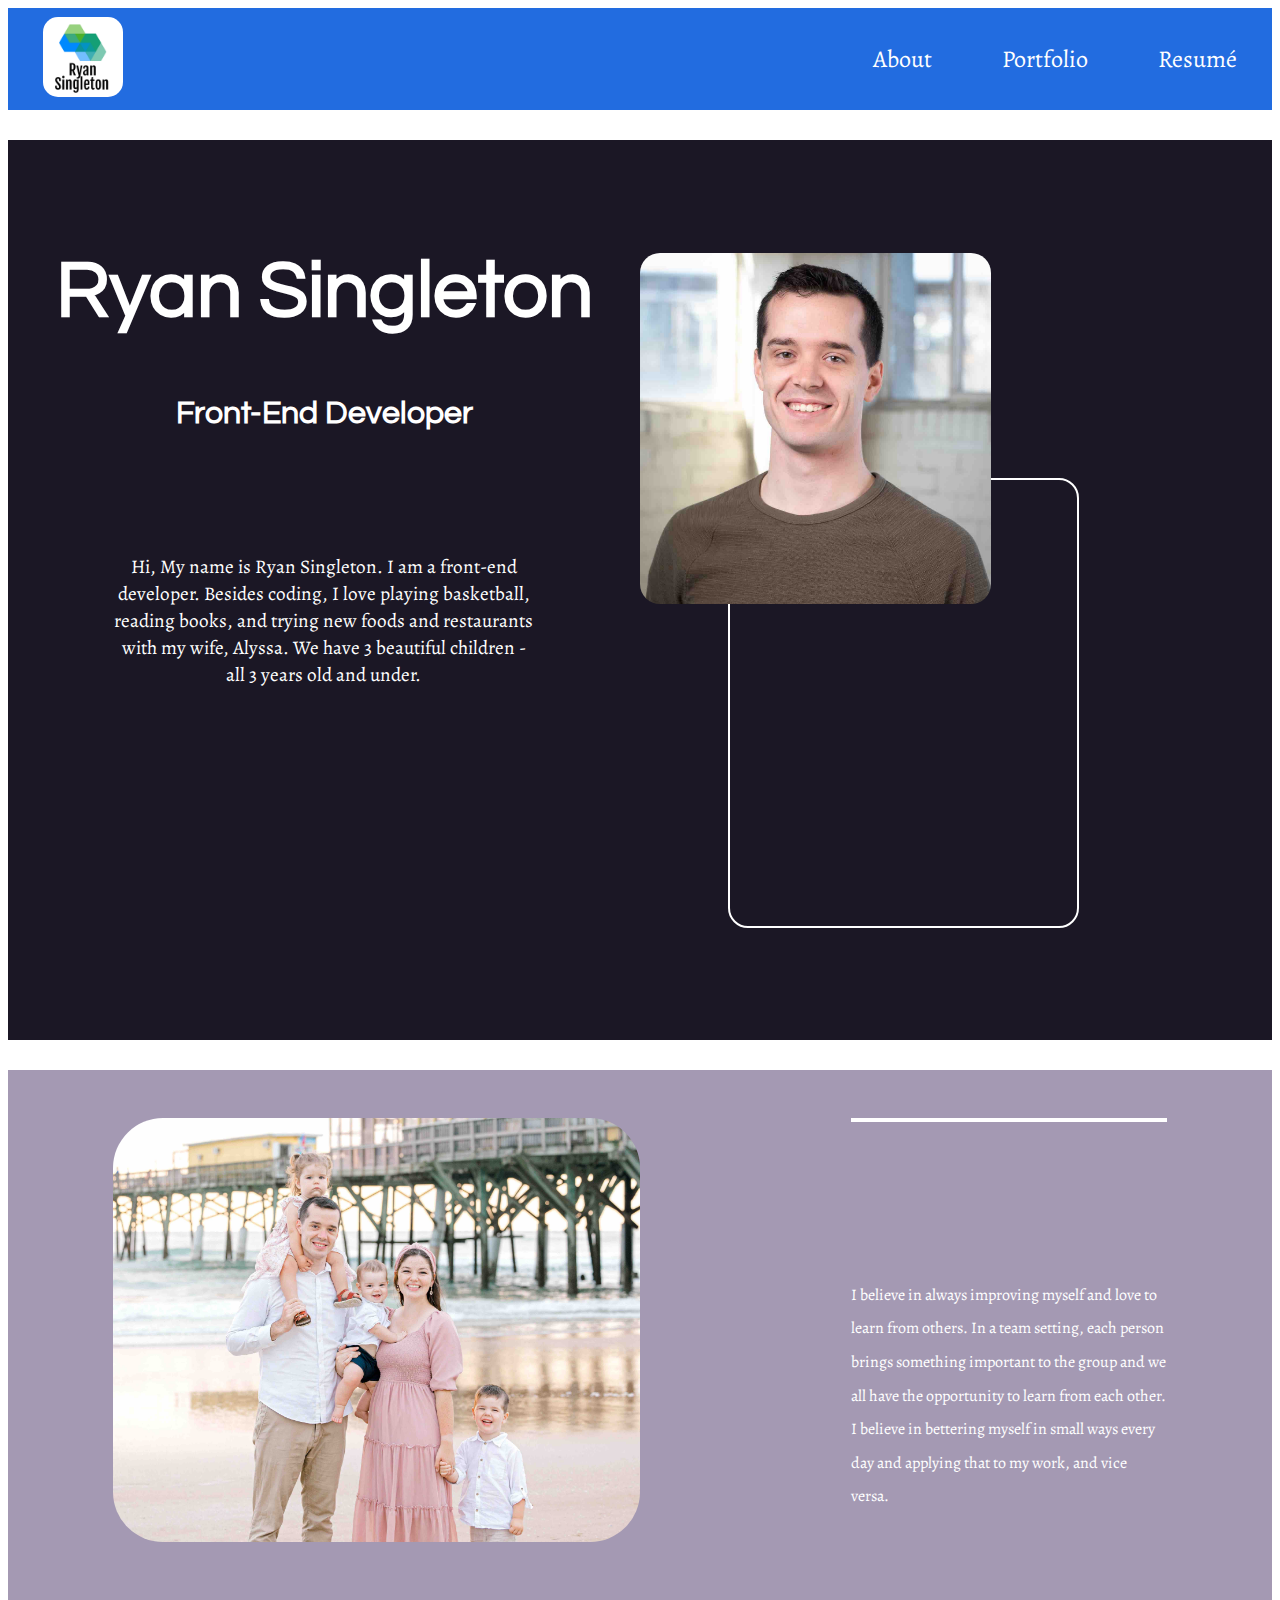
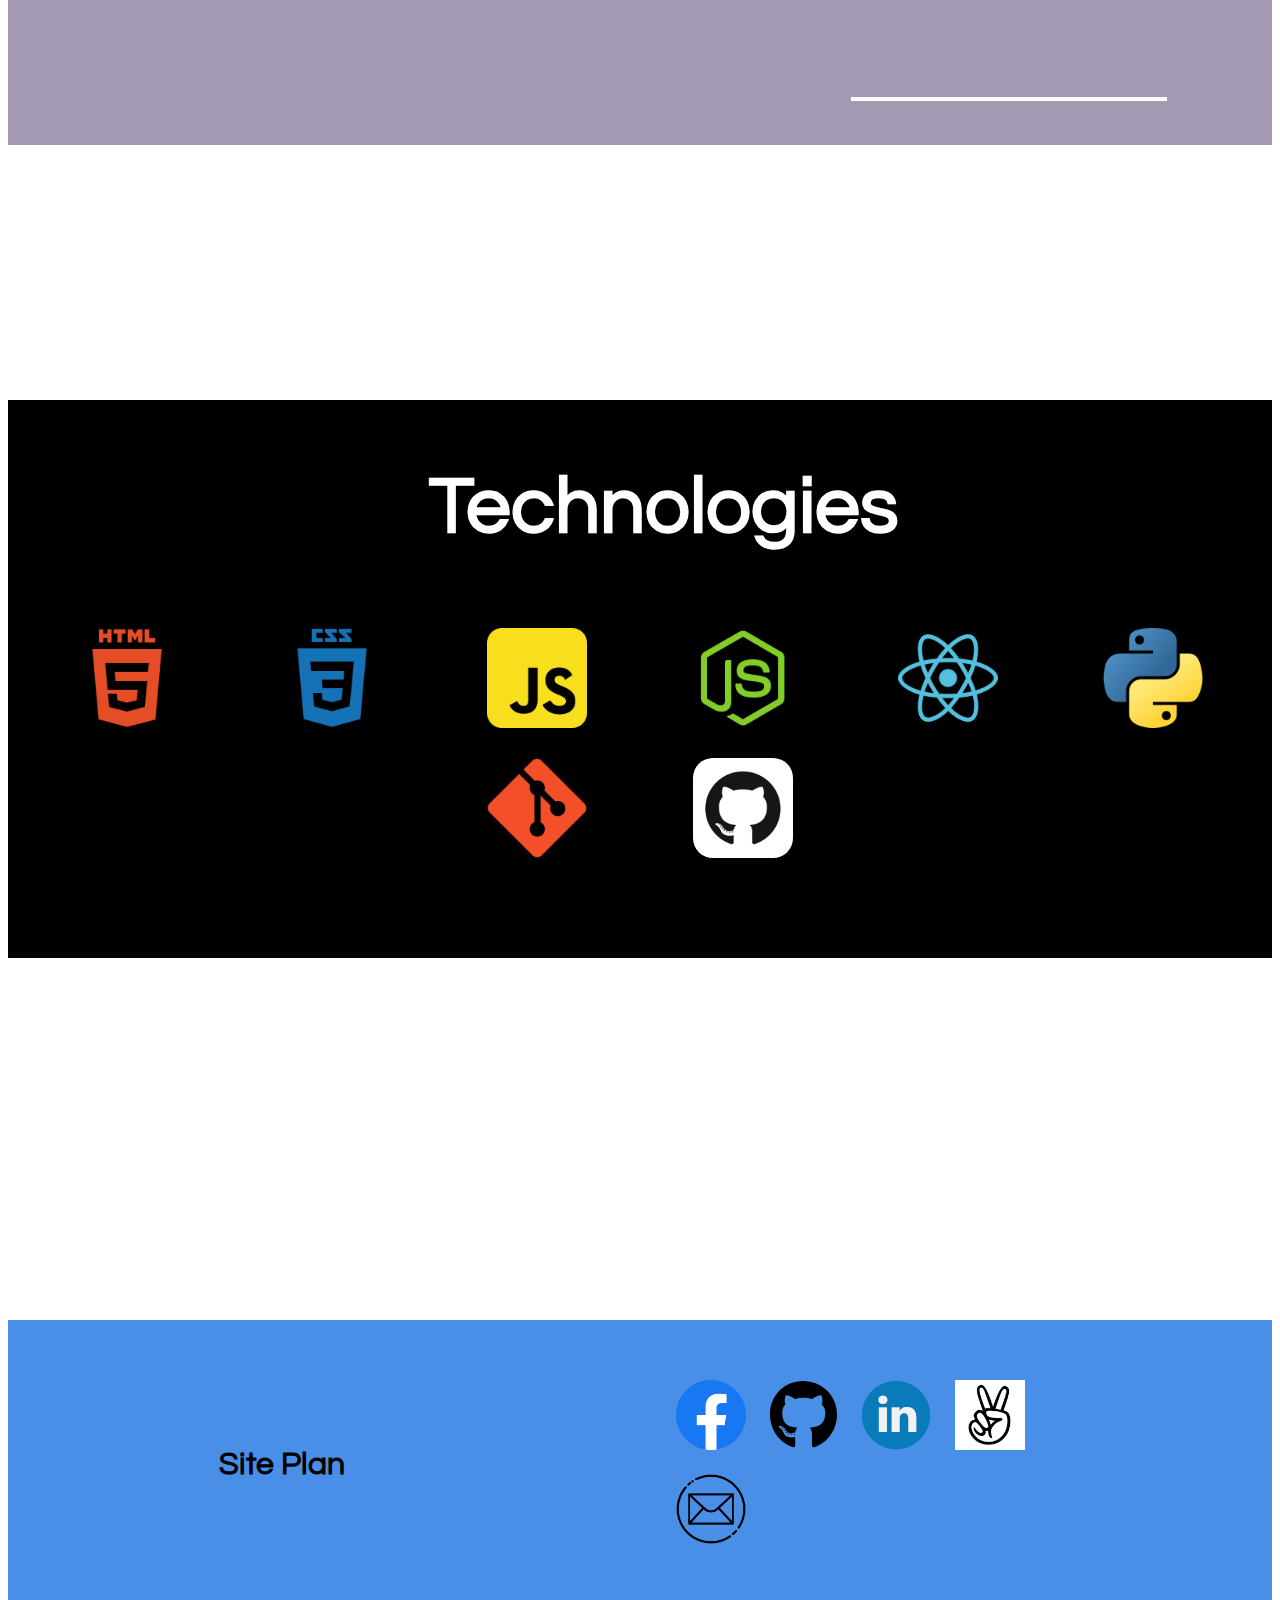
<file: ryan_singleton_portfolio/index.html>
<!DOCTYPE html>
<html lang="en">
<head>
    <meta charset="UTF-8">
    <meta http-equiv="X-UA-Compatible" content="IE=edge">
    <meta name="viewport" content="width=device-width, initial-scale=1.0">
    <link rel="stylesheet" href="styles/style.css">
    <link rel="preconnect" href="https://fonts.googleapis.com">
    <link rel="preconnect" href="https://fonts.gstatic.com" crossorigin>
    <link href="https://fonts.googleapis.com/css2?family=Alegreya&family=Questrial&display=swap" rel="stylesheet">
    <title>Ryan Singleton</title>
</head>
<body>
    <header>
        <a id="logo_link" href="index.html">
            <img class="logo" src="images/logo.png" alt="Dry Oar Logo">
        </a>
        <nav>
            <a href="index.html">About</a>
            <a href="portfolio.html">Portfolio</a>
            <a href="resume.html">Resumé</a>
        </nav>
    </header>

    <main class="main-section">
        <section class="content-block first-section" >
            <h1>Ryan Singleton</h1>
            <h3>Front-End Developer</h3>
                <p>
                    Hi,  My name is Ryan Singleton. I am a front-end developer. Besides coding, I love playing basketball, reading books, and trying new foods and restaurants with my wife, Alyssa. We have 3 beautiful children - all 3 years old and under. <br>
                    

                </p>
                
                <div class="portrait-and-box-container">
                    <div id="portrait-container">
                    <img id="portrait" src="images/Ryan_Headshot_real_square.png" alt="Ryan Singleton Portrait">
                </div>
                    <div class="empty-box">
                </div>
            </div>
        </section>


        <section class="content-block second-section">
            <div id="family-photo-img-container">
            <img src="images/landscape-family-photo.jpg" alt="Singleton Family Photo on the beach">
            </div>
            <div id="top-line"></div>
            <div id="text-box">
                <p>
            
                    I believe in always improving myself and love to learn from others.  In a team setting, each person brings something important to the group and we all have the opportunity to learn from each other. I believe in bettering myself in small ways every day and applying that to my work, and vice versa.

                </p>
            </div>
            <div id="bottom-line"></div>
        </section>


        <section class="content-block technologies-section">
            <h2 id="technologies">Technologies</h2>
            <div id="icon-container">
                <img src="images/html5.png" alt="HTML5 icon">
                <img src="images/css3(1).png" alt="CSS3 icon">
                <img src="images/javascript(2).png" alt="JavaScript icon">
                <img src="images/node-js.png" alt="NodeJS icon">
                <img src="images/react.png" alt="React icon">
                <img src="images/python.png" alt="Python icon">
                <img src="images/git.png" alt="Git icon">
                <img src="images/GitHub-Mark.png" id="github" alt="GitHub icon">
            </div>
                
        </section>


    </main>
    <footer>
        <h3><a href="site-plan.html">Site Plan</a></h3>
        <div class="social">
            <a href="https://www.facebook.com/ryan.singleton.771/" target="_blank">
                <img src="images/social_icons/facebook-logo-2019.png" alt="fb icon">
            </a>
            <a href="https://github.com/ryansingleton-3" target="_blank">
                <img src="images/github-brands.svg" alt="github icon">
            </a>
            <a href="https://www.linkedin.com/in/ryansingleton3/" target="_blank">
                <img src="images/social_icons/linkedin.png" alt="linkedin icon">
            </a>
            <a href="https://angel.co/u/ryan-singleton-2" target="_blank" >
                <img id="angel-img" src="images/social_icons/angel.co_icon.webp" alt="angel.co icon">
            </a>
            <a href="mailto:ryanbsingleton3@gmail.com" target="_blank">
                <img src="images/social_icons/email.png" alt="email icon">
                </a>
        </div>
    </footer>
    <script src="/ryan_singleton_portfolio/script.js"></script>
</body>
</html>
</file>
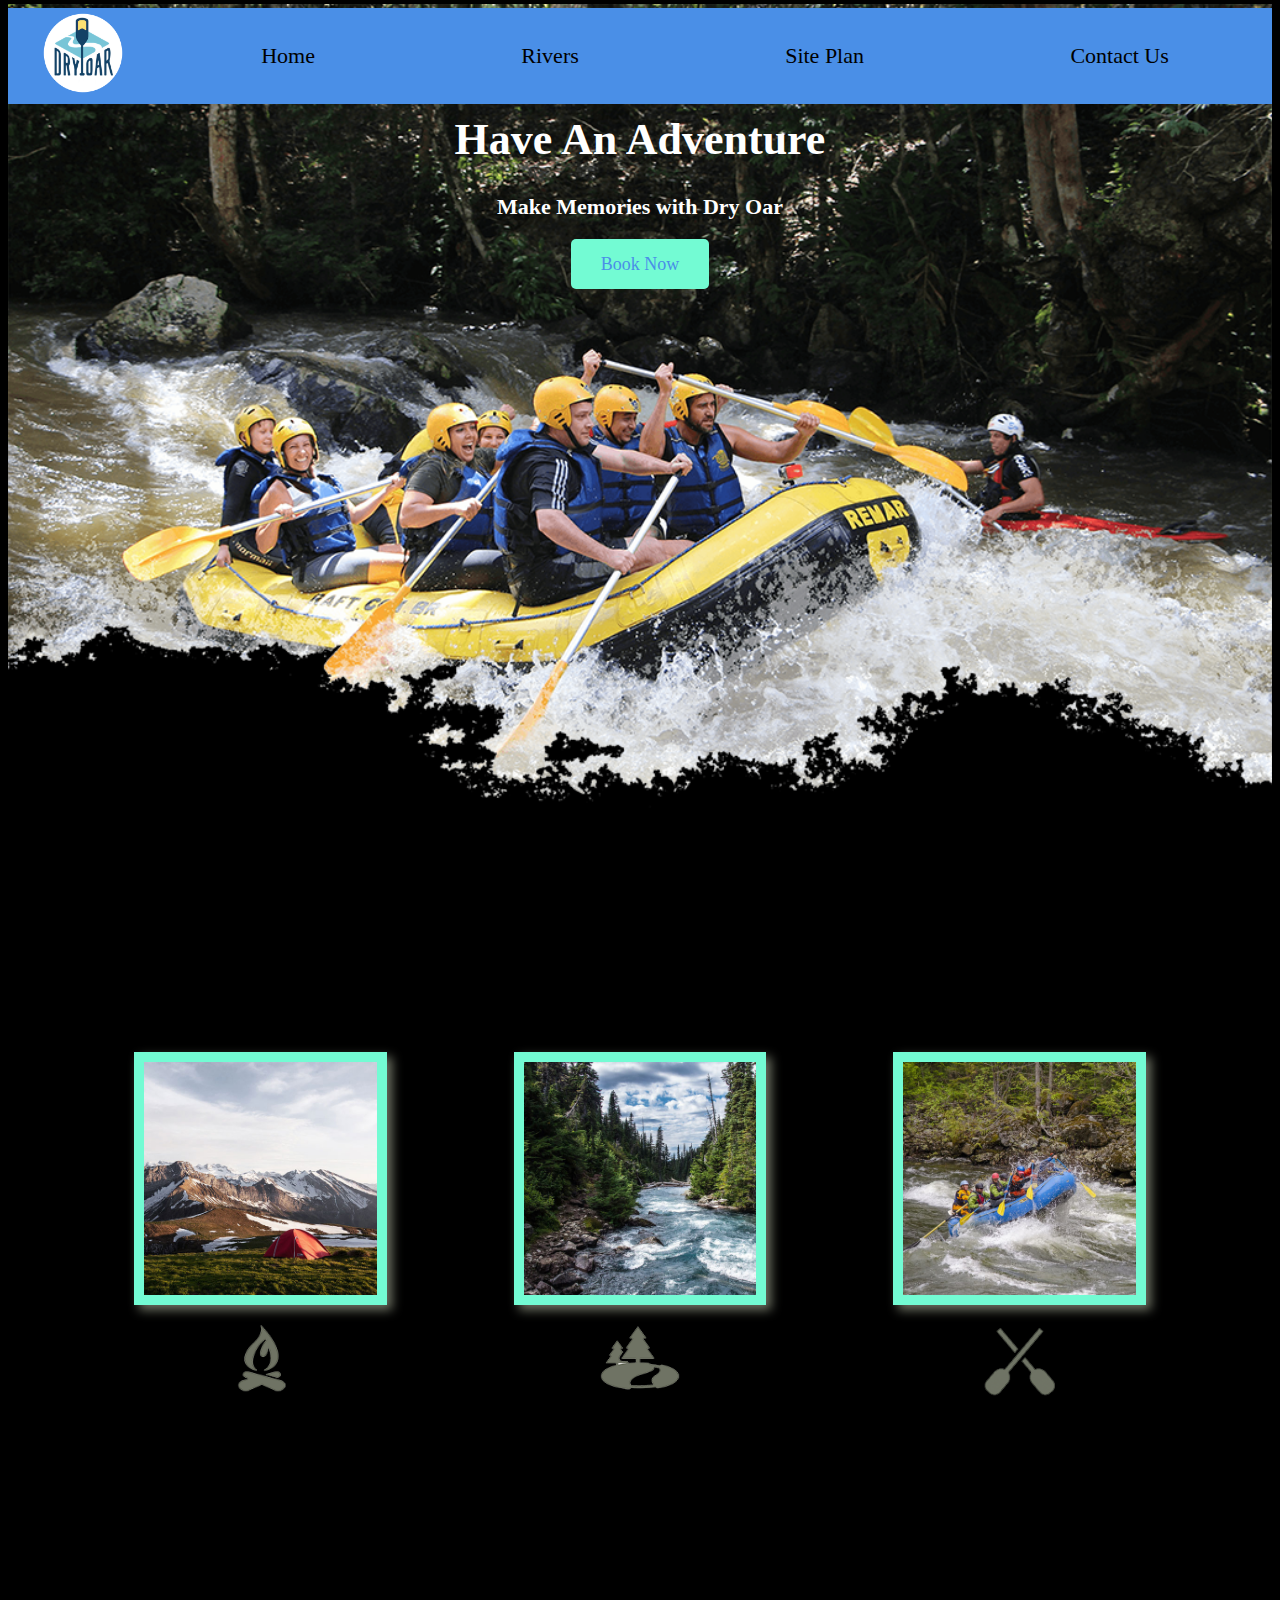
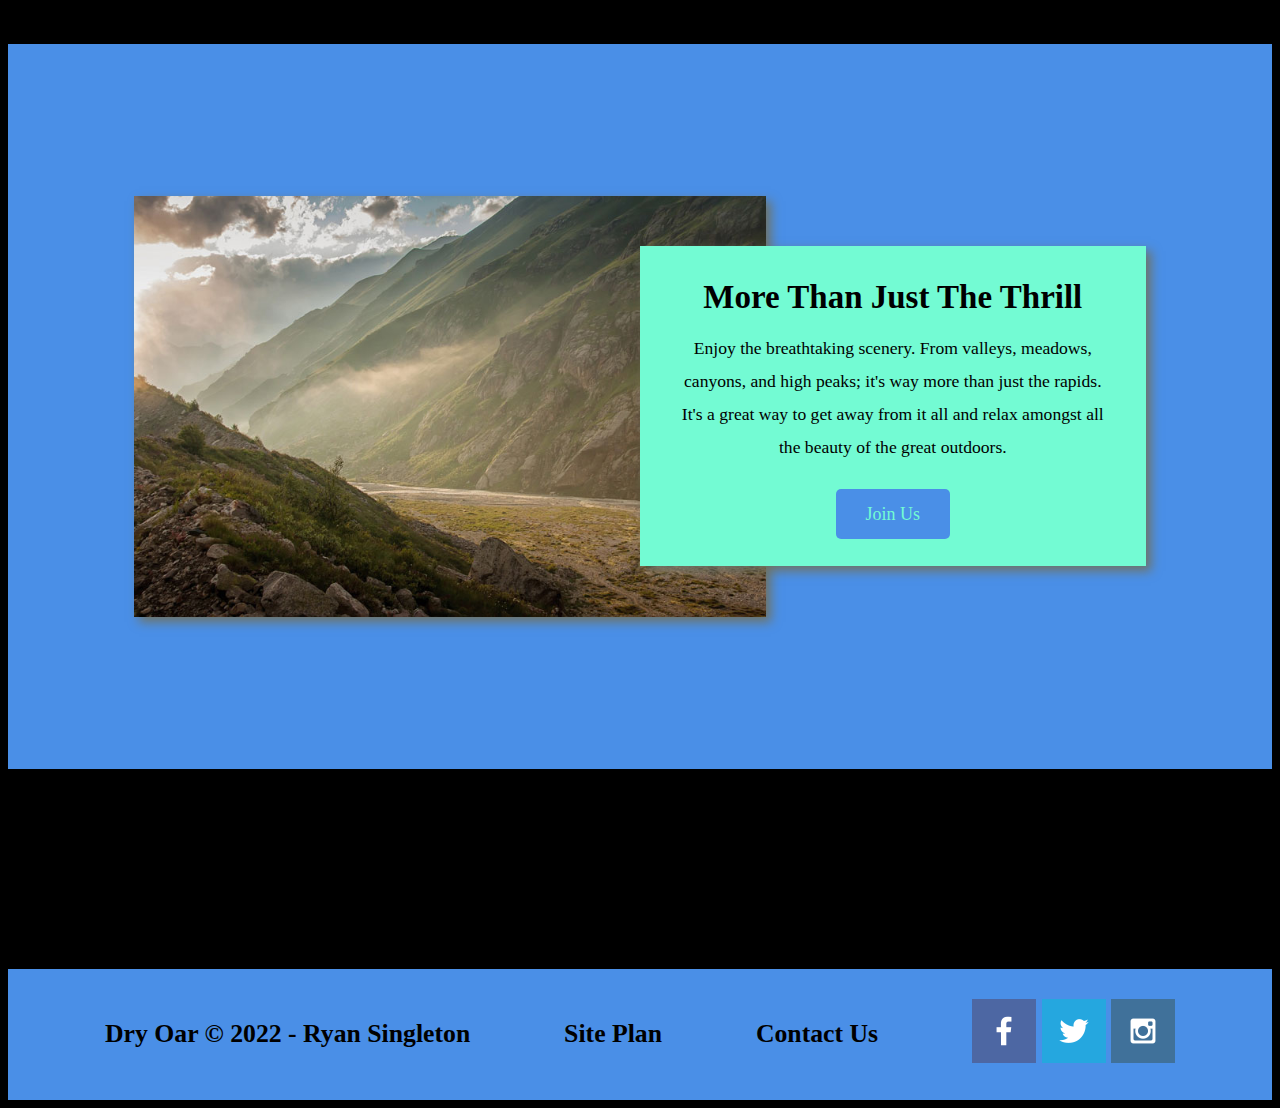
<file: wwr/index.html>
<!DOCTYPE html>
<html lang="en">
<head>
    <meta charset="UTF-8">
    <meta http-equiv="X-UA-Compatible" content="IE=edge">
    <meta name="viewport" content="width=device-width, initial-scale=1.0">
    <link rel="stylesheet" href="styles/style.css">
    <title>Whitewater Rafting Vacations | Dry Oar Boating | Home</title>
</head>
<body>
    <div id="content">
        <header>
            <a id="logo_link" href="index.html">
                <img class="logo" src="images/logo.png" alt="Dry Oar Logo">
            </a>
            <nav>
                <a href="index.html">Home</a>
                <a href="rivers.html">Rivers</a>
                <a href="site-plan-rafting.html">Site Plan</a>
                <a href="contactus.html">Contact Us</a>
            </nav>
        </header>

        <div id="hero">
            <div id="hero-box">
                <img id="hero-img" src="images/hero.png" alt="People enjoying white water rafting">
            </div>
            <section id="hero-msg">
                <h1 class="home-title">Have An Adventure</h1>
                <h4>Make Memories with Dry Oar</h4>
                <div class="button-box">
                    <a class="book" href="rates.html">Book Now</a>
                </div>
            </section>
        </div>

        <main class="home-grid">
            <section class="rivers-card">
                <img class="card-img" src="images/rivers.png" alt="river in forest">
                <img class="icon" src="images/river_icon.png" alt="river icon">
                <h2>Rivers</h2>
            </section>
            <section class="camping-card">
                <img class="card-img" src="images/camping.png" alt="tent in mountains">
                <img class="icon" src="images/fire_icon.png" alt="fire icon">
                <h2>Camping</h2>
            </section>
            <section class="rapids-card">
                <img class="card-img" src="images/rapids.png" alt="rafting boat">
                <img class="icon" src="images/oars.png" alt="oars icon">
                <h2>Rapids</h2>
            </section>
            <div id="background"></div>
            <img class="mountains" src="images/mountains.png" alt="Misty mountains">
            <section class="msg">
                <h2>More Than Just The Thrill</h2>
                <p>Enjoy the breathtaking scenery. From valleys, meadows, canyons, and high peaks; it's way more than just the rapids. It's a great way to get away from it all and relax amongst all the beauty of the great outdoors. </p>
                <a class='join' href="rivers.html">Join Us</a>
            </section>
        </main>
        <footer>
            <h3>Dry Oar &copy; 2022 - Ryan Singleton</h3>
            <h3><a href="site-plan-rafting.html">Site Plan</a></h3>
            <h3><a href="contactus.html">Contact Us</a></h3>
            <div class="social">
                <a href="https://facebook.com" target="_blank">
                    <img src="images/facebook.png" alt="fb icon">
                </a>
                <a href="https://twitter.com" target="_blank">
                    <img src="images/twitter.png" alt="twitter icon">
                </a>
                <a href="https://instagram.com" target="_blank">
                    <img src="images/instagram.png" alt="instagram icon">
                </a>
            </div>
        </footer>
    </div>  
</body>
</html>
</file>
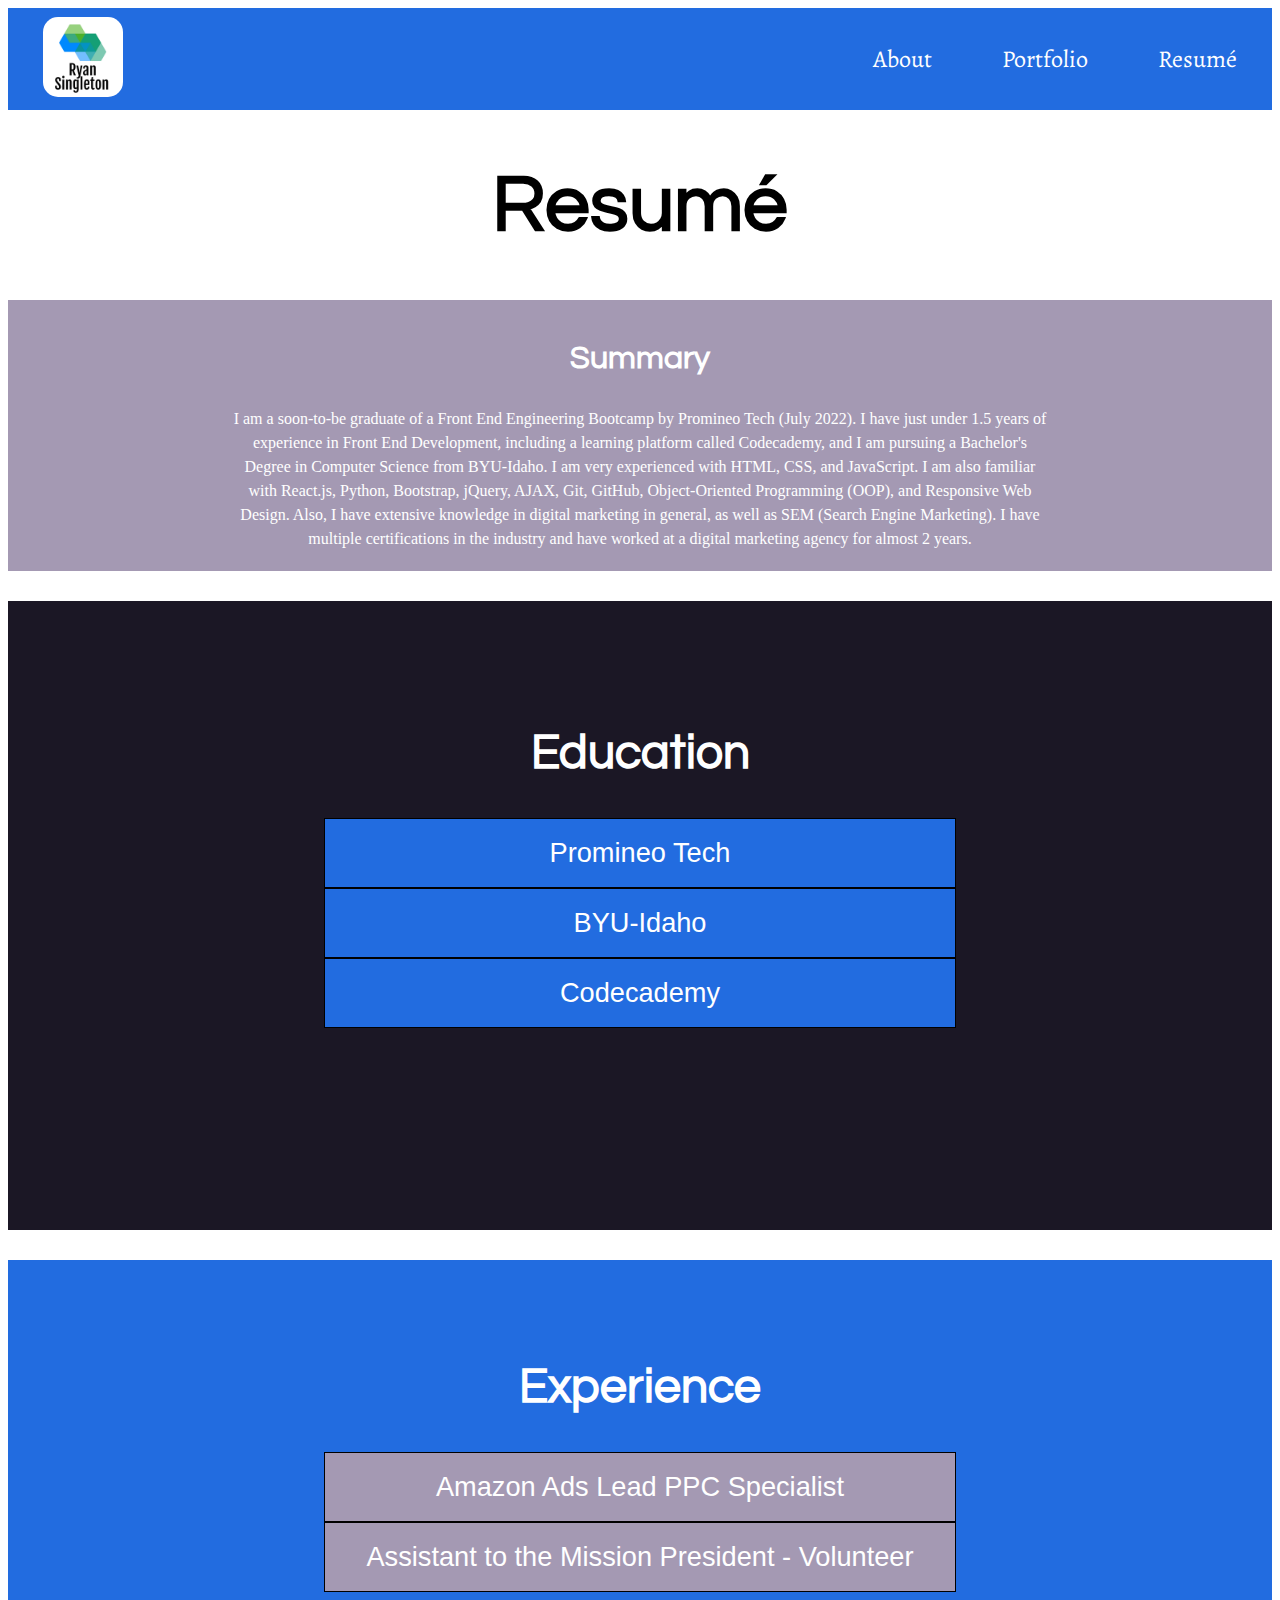
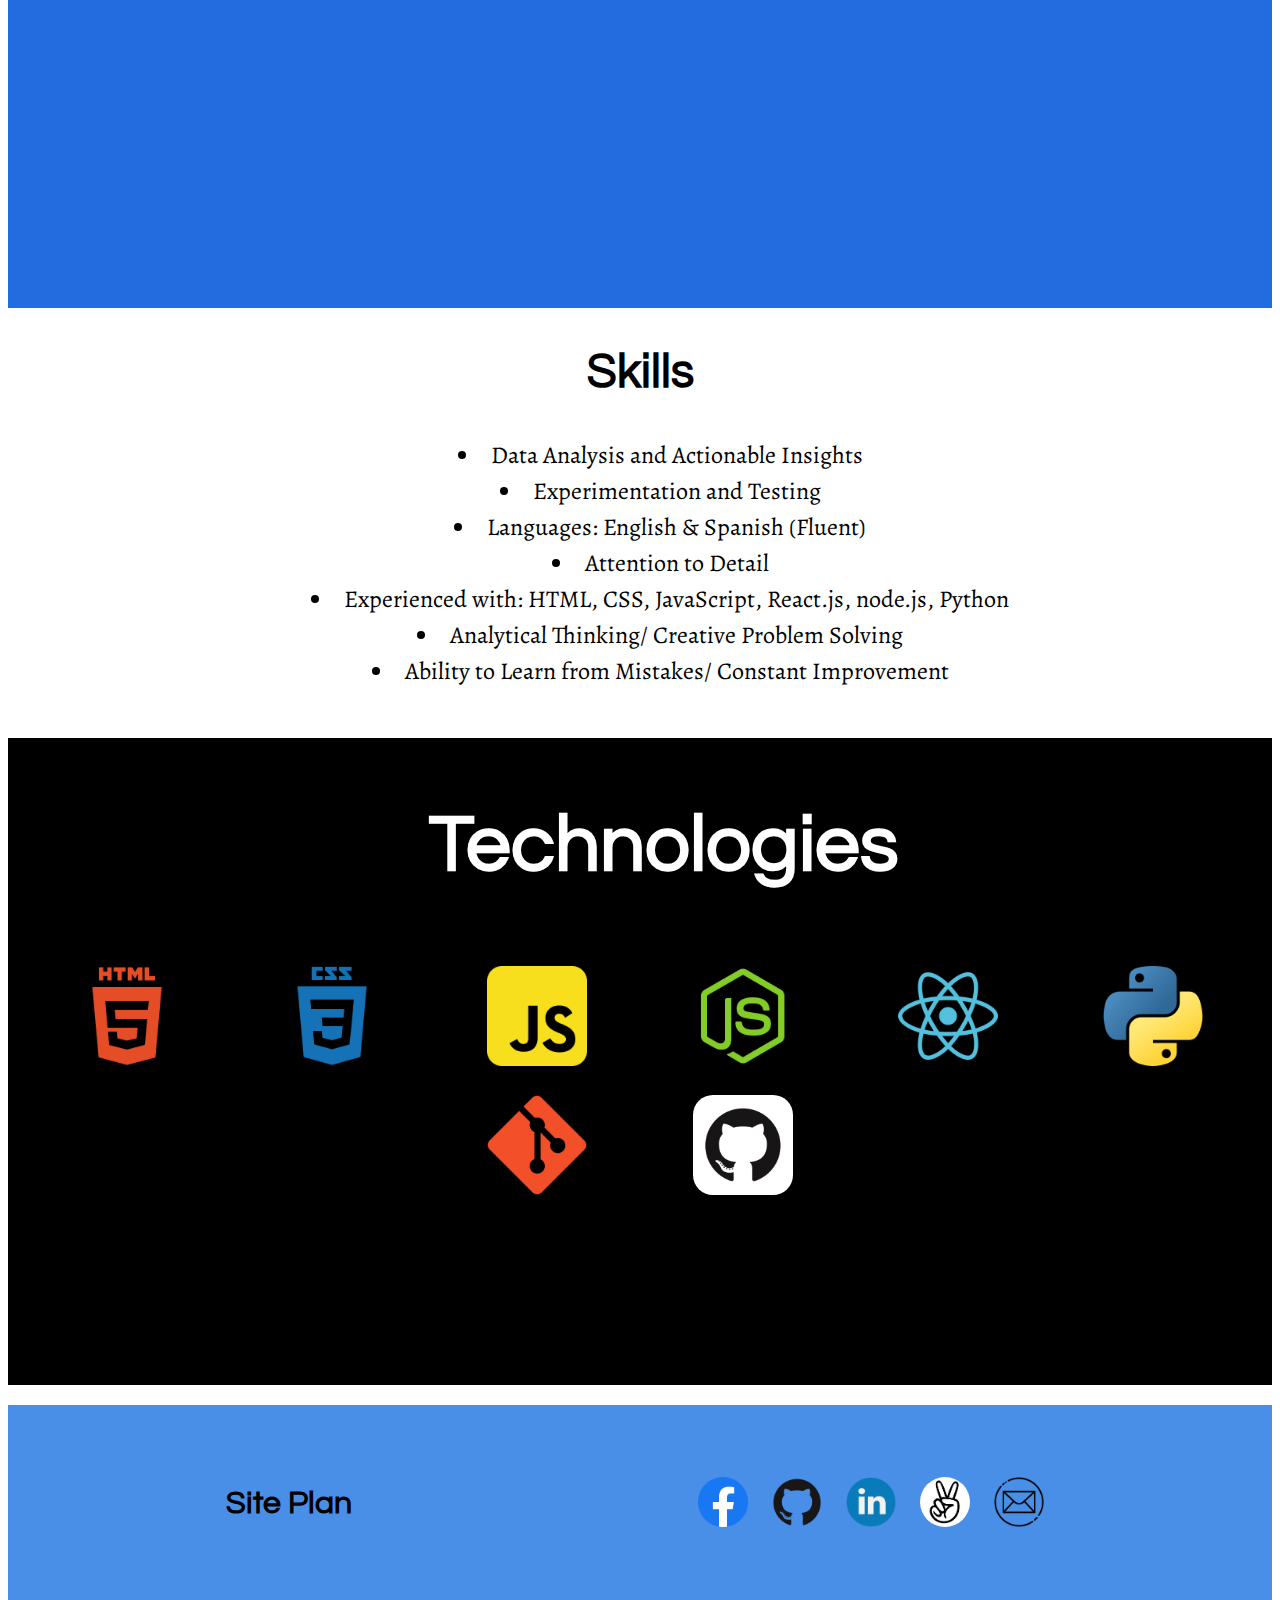
<file: ryan_singleton_portfolio/resume.html>
<!DOCTYPE html>
<html lang="en">
<head>
    <meta charset="UTF-8">
    <meta http-equiv="X-UA-Compatible" content="IE=edge">
    <meta name="viewport" content="width=device-width, initial-scale=1.0">
    <link rel="stylesheet" href="styles/style.css">
    <link rel="preconnect" href="https://fonts.googleapis.com">
    <link rel="preconnect" href="https://fonts.gstatic.com" crossorigin>
    <link href="https://fonts.googleapis.com/css2?family=Alegreya&family=Questrial&display=swap" rel="stylesheet">
    <title>Ryan Singleton - Resumé</title>
</head>
<body>
    <header>
        <a id="logo_link" href="index.html">
            <img class="logo" src="images/logo.png" alt="Dry Oar Logo">
        </a>
        <nav>
            <a href="index.html">About</a>
            <a href="portfolio.html">Portfolio</a>
            <a href="resume.html">Resumé</a>
        </nav>
    </header>


    <main id="resume">
        <h1>Resumé</h1>
        <div id="summary">
        <h3>Summary</h3>
        <div id="summary-p">
    I am a soon-to-be graduate of a Front End Engineering Bootcamp by Promineo Tech (July 2022). I have just under 1.5 years of experience in Front End Development, including a learning platform called Codecademy, and I am pursuing a Bachelor's Degree in Computer Science from BYU-Idaho. I am very experienced with HTML, CSS,  and JavaScript. I am also familiar with React.js, Python, Bootstrap, jQuery, AJAX, Git, GitHub, Object-Oriented Programming (OOP), and Responsive Web Design. 
Also, I have extensive knowledge in digital marketing in general, as well as SEM (Search Engine Marketing). I have multiple certifications in the industry and have worked at a digital marketing agency for almost 2 years. 
        </div>
        </div>
        <section id="education">
            <h2>Education</h2>
                
                <div class="collapsible-container">
                <button class="collapsible">Promineo Tech</button>
                        <div class="content">
                            <h3>Front End Software Development BootCamp</h3>
                            <ul>
                                <li>Use HTML/CSS, JavaScript, React.js, Bootstrap</li>
                                <li>Unit Testing</li>
                                <li>Object-Oriented Programming</li>
                                <li>New Technologies and Updates</li>
                                <li>jQuery & AJAX</li>
                            </ul>
                        </div>
                    </div>    
                    <div class="collapsible-container">
                    <button class="collapsible">BYU-Idaho</button>
                        <div class="content">
                        <h3>Bachelor's Degree - Computer Science (Graduation March 2024)</h3>
                            <ul>
                                <li>Conversion of Software Requirement into Code</li>
                                <li>Development of Dynamic Webpages & Programs</li>
                                <li>Python, HTML/CSS, Java, & JavaScript</li>
                                <li>Develop Design & Problem-Solving Skills</li>
                                <li>Develop Strong Communication & Interpersonal Skills</li>
                            </ul>
                        </div>
                    </div>    
                    <div class="collapsible-container">
                        <button class="collapsible">Codecademy</button>
                        <div class="content">
                            <h3>Front End Engineer Career Path</h3>
                            <ul>
                                <li>HTML, CSS, JavaScript</li>
                                <li>Responsive Design</li>
                                <li>Git and GitHub</li>
                            </ul>
                        </div>
                    </div>
                
        </section>

        <section id="experience">
            <h2>Experience</h2>
            <div class="collapsible-container">
                <button class="collapsible">Amazon Ads Lead PPC Specialist</button>
                        <div class="content">
                            <h3>OMG Commerce (Digital Marketing Agency)</h3>
                            <ul>
                                <li>Generate an average of 30% year over year sales increase for each client over past 1.5 years</li>
                                <li>Manage $200-$250k of monthly ad spend and over $3 Million in monthly sales</li>
                                <li>Analyze complex data trends and strategies within client accounts of more than 300 ad campaigns and communicate with non-technical teams in an understandable way</li>
                                <li>Collaborate with both external and internal teams of 10+ people to reach individual and company-wide sales and efficiency goals</li>
                            </ul>
                        </div>
                    </div>    
                    <div class="collapsible-container">
                    <button class="collapsible">Assistant to the Mission President - Volunteer</button>
                        <div class="content">
                        <h3>The Church of Jesus Christ of Latter-Day Saints</h3>
                            <ul>
                                <li>Trained entire organization of over 250 volunteers in prospecting, networking, communication and leadership, went on to become leaders in organization</li>
                                <li>Directed and organized volunteer efforts of over 100 people daily</li>
                                <li>Organized collaboration of teams and assigned volunteers to new positions every 6 weeks to increase productivity and effectiveness</li>
                                <li>Systematized efforts in prospecting and reporting and improved measurability across organization</li>
                                <li>Communicated progress and strategy implementation to the Mission President (head of organization) on a weekly basis</li>
                            </ul>
                        </div>
                    </div>
        </section>

        <section id="skills">
            <h2>Skills</h2>
            <div>
                <ul>
                    <li>Data Analysis and Actionable Insights</li>
                    <li>Experimentation and Testing</li>
                    <li>Languages: English & Spanish (Fluent)</li>
                    <li>Attention to Detail</li>
                    <li>Experienced with: HTML, CSS, JavaScript, React.js, node.js, Python</li>
                    <li>Analytical Thinking/ Creative Problem Solving</li>
                    <li>Ability to Learn from Mistakes/ Constant Improvement</li>
                </ul>
            </div>
            
        </section>
        <section class="content-block technologies-section">
            <h2 id="technologies">Technologies</h2>
            <div id="icon-container">
                <img src="images/html5.png" alt="HTML5 icon">
                <img src="images/css3(1).png" alt="CSS3 icon">
                <img src="images/javascript(2).png" alt="JavaScript icon">
                <img src="images/node-js.png" alt="NodeJS icon">
                <img src="images/react.png" alt="React icon">
                <img src="images/python.png" alt="Python icon">
                <img src="images/git.png" alt="Git icon">
                <img src="images/GitHub-Mark.png" id="github" alt="GitHub icon">
            </div>
                
        </section>


    </main>
        <footer>
            <h3><a href="site-plan.html">Site Plan</a></h3>
            <div class="social">
                <a href="https://www.facebook.com/ryan.singleton.771/" target="_blank">
                    <img src="images/social_icons/facebook-logo-2019.png" style="height: 50px;" alt="fb icon">
                </a>
                <a href="https://github.com/ryansingleton-3" target="_blank">
                    <img src="images/github.png" style="height: 50px;" alt="github icon">
                </a>
                <a href="https://www.linkedin.com/in/ryansingleton3/" target="_blank">
                    <img src="images/social_icons/linkedin.png" style="height: 50px;" alt="linkedin icon">
                </a>
                <a href="https://angel.co/u/ryan-singleton-2" target="_blank">
                    <img src="images/social_icons/angel.co_icon.webp" style="height: 50px; border-radius: 50px;" alt="angel.co icon">
                </a>
                <a href="mailto:ryanbsingleton3@gmail.com" target="_blank">
                    <img src="images/social_icons/email.png" style="height: 50px;" alt="email icon">
                </a>
            </div>
        </footer>
        <script>
        var coll = document.getElementsByClassName("collapsible");
        var i;

        for (i = 0; i < coll.length; i++) {
        coll[i].addEventListener("click", function() {
            this.classList.toggle("active");
            var content = this.nextElementSibling;
            if (content.style.maxHeight){
            content.style.maxHeight = null;
            } else {
            content.style.maxHeight = content.scrollHeight + "px";
            } 
        });
        }
        </script>
        <script src="/ryan_singleton_portfolio/script.js"></script>
    </body>
</html>
</file>
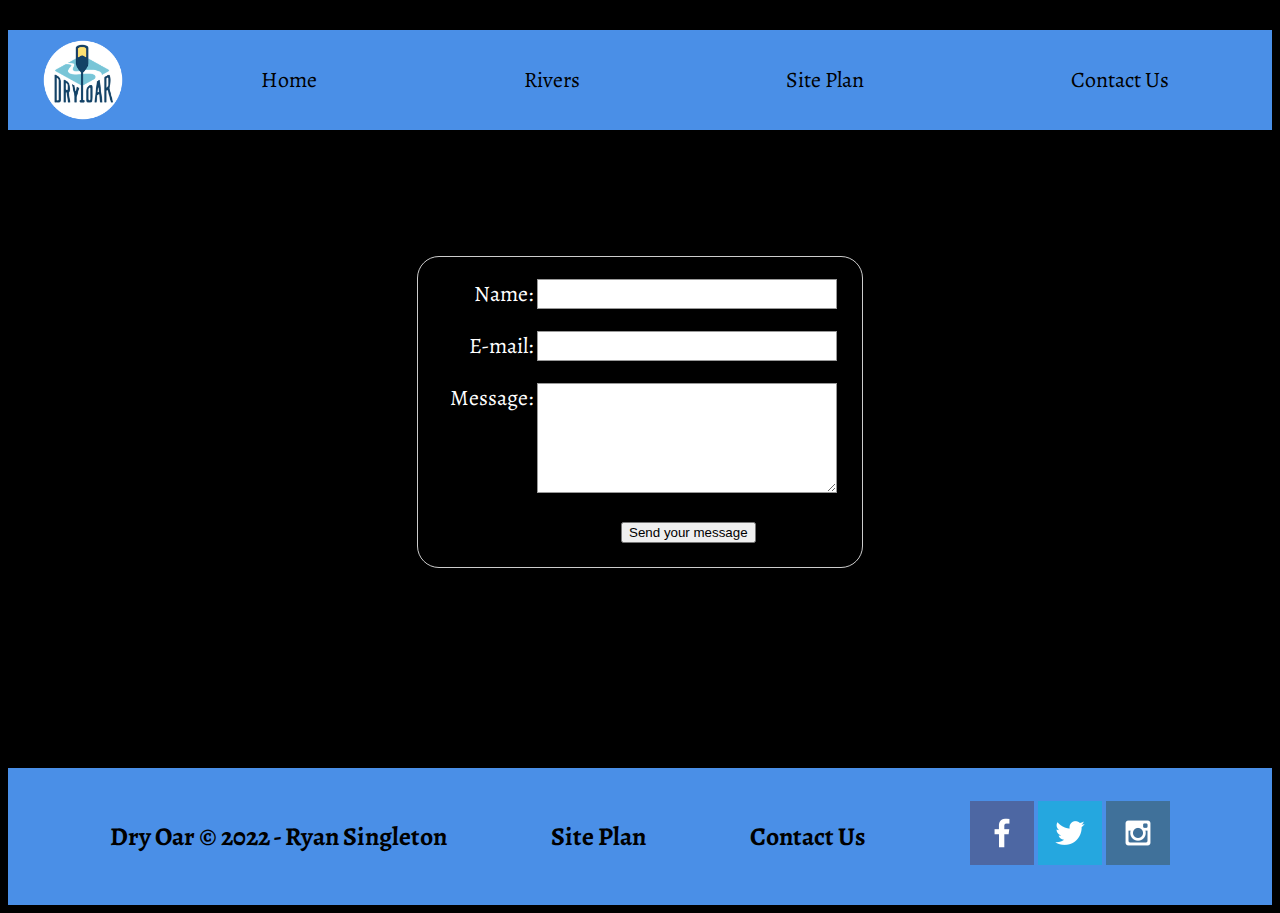
<file: wwr/contactus.html>
xXX<!DOCTYPE html>
<html lang="en">
<head>
    <meta charset="UTF-8">
    <meta http-equiv="X-UA-Compatible" content="IE=edge">
    <meta name="viewport" content="width=device-width, initial-scale=1.0">
    <link rel="stylesheet" href="styles/style.css">
    <title>Whitewater Rafting Vacations | Dry Oar Boating | Home</title>
    <style>@import url('https://fonts.googleapis.com/css2?family=Alegreya&family=Questrial&display=swap');</style>
    <style>
        form {
        /* Center the form on the page */
        margin: 0 auto;
        width: 400px;
        /* Form outline */
        padding: 1em;
        border: 1px solid #CCC;
        border-radius: 1em;
        color: white;
        margin-top: 10%;
        }

        ul {
        list-style: none;
        padding: 0;
        margin: 0;
        }

        form li + li {
        margin-top: 1em;
        }

        label {
        /* Uniform size & alignment */
        display: inline-block;
        width: 90px;
        text-align: right;
        }

        input,
        textarea {
        /* To make sure that all text fields have the same font settings
            By default, textareas have a monospace font */
        font: 1em sans-serif;

        /* Uniform text field size */
        width: 300px;
        box-sizing: border-box;

        /* Match form field borders */
        border: 1px solid #999;
        }

        input:focus,
        textarea:focus {
        /* Additional highlight for focused elements */
        border-color: #000;
        }

        textarea {
        /* Align multiline text fields with their labels */
        vertical-align: top;

        /* Provide space to type some text */
        height: 5em;
        }

        .button {
        /* Align buttons with the text fields */
        padding-left: 90px; /* same size as the label elements */
        }

        button {
        /* This extra margin represent roughly the same space as the space
            between the labels and their text fields */
        margin-left: .5em;
        }

        #feedback {
            background-color: antiquewhite;
            position: absolute;
            top: 0;
            left: 0;
            right: 0;
            padding: .5em;
            /* make this element invisible until we are ready for it */
            display: none;       
        }
.moveDown {
    margin-top: 3em;
}
        
    </style>
</head>
<body>
    <div id="content">
        <header>
            <a id="logo_link" href="index.html">
                <img class="logo" src="images/logo.png" alt="Dry Oar Logo">
            </a>
            <nav>
                <a href="index.html">Home</a>
                <a href="rivers.html">Rivers</a>
                <a href="site-plan-rafting.html">Site Plan</a>
                <a href="contactus.html">Contact Us</a>
            </nav>
        </header>
        


        <main>
        <div id="feedback"></div>    
        <form action="/my-handling-form-page" method="post">
            <ul>
                <li>
                <label for="name">Name:</label>
                <input type="text" id="name" name="user_name" placeholder="">
                </li>
                <li>
                <label for="mail">E-mail:</label>
                <input type="email" id="mail" name="user_email">
                </li>
                <li>
                <label for="msg">Message:</label>
                <textarea id="msg" name="user_message" placeholder=""></textarea>
                </li>
                <li class="button">
                    <button type="submit">Send your message</button>
                </li>    
            </ul>
            </form>
        </main>
        
        <footer>
            <h3>Dry Oar &copy; 2022 - Ryan Singleton</h3>
            <h3><a href="site-plan-rafting.html">Site Plan</a></h3>
            <h3><a href="contactus.html">Contact Us</a></h3>
            <div class="social">
                <a href="https://facebook.com" target="_blank">
                    <img src="images/facebook.png" alt="fb icon">
                </a>
                <a href="https://twitter.com" target="_blank">
                    <img src="images/twitter.png" alt="twitter icon">
                </a>
                <a href="https://instagram.com" target="_blank">
                    <img src="images/instagram.png" alt="instagram icon">
                </a>
            </div>
        </footer>
    </div> 
    <script>
        // get the feedback div element so we can do something with it.
        const feedbackElement = document.getElementById('feedback');
        // get the form so we can read what was entered in it.
        const formElement = document.forms[0];
        // add a 'listener' to wait for a submission of our form. When that happens run the code below.
        formElement.addEventListener('submit', function(e) {
            // stop the form from doing the default action.
            e.preventDefault();
            // set the contents of our feedback element to a message letting the user know the form was submitted successfully. Notice that we pull the name that was entered in the form to personalize the message!
            feedbackElement.innerHTML = 'Hello '+ formElement.user_name.value +'! Thank you for your message. We will get back with you as soon as possible!';
            // make the feedback element visible.
            feedbackElement.style.display = "block";
            // add a class to move everything down so our message doesn't cover it.
            document.body.classList.toggle('moveDown');
        });
    </script> 
</body>
</html>
</file>
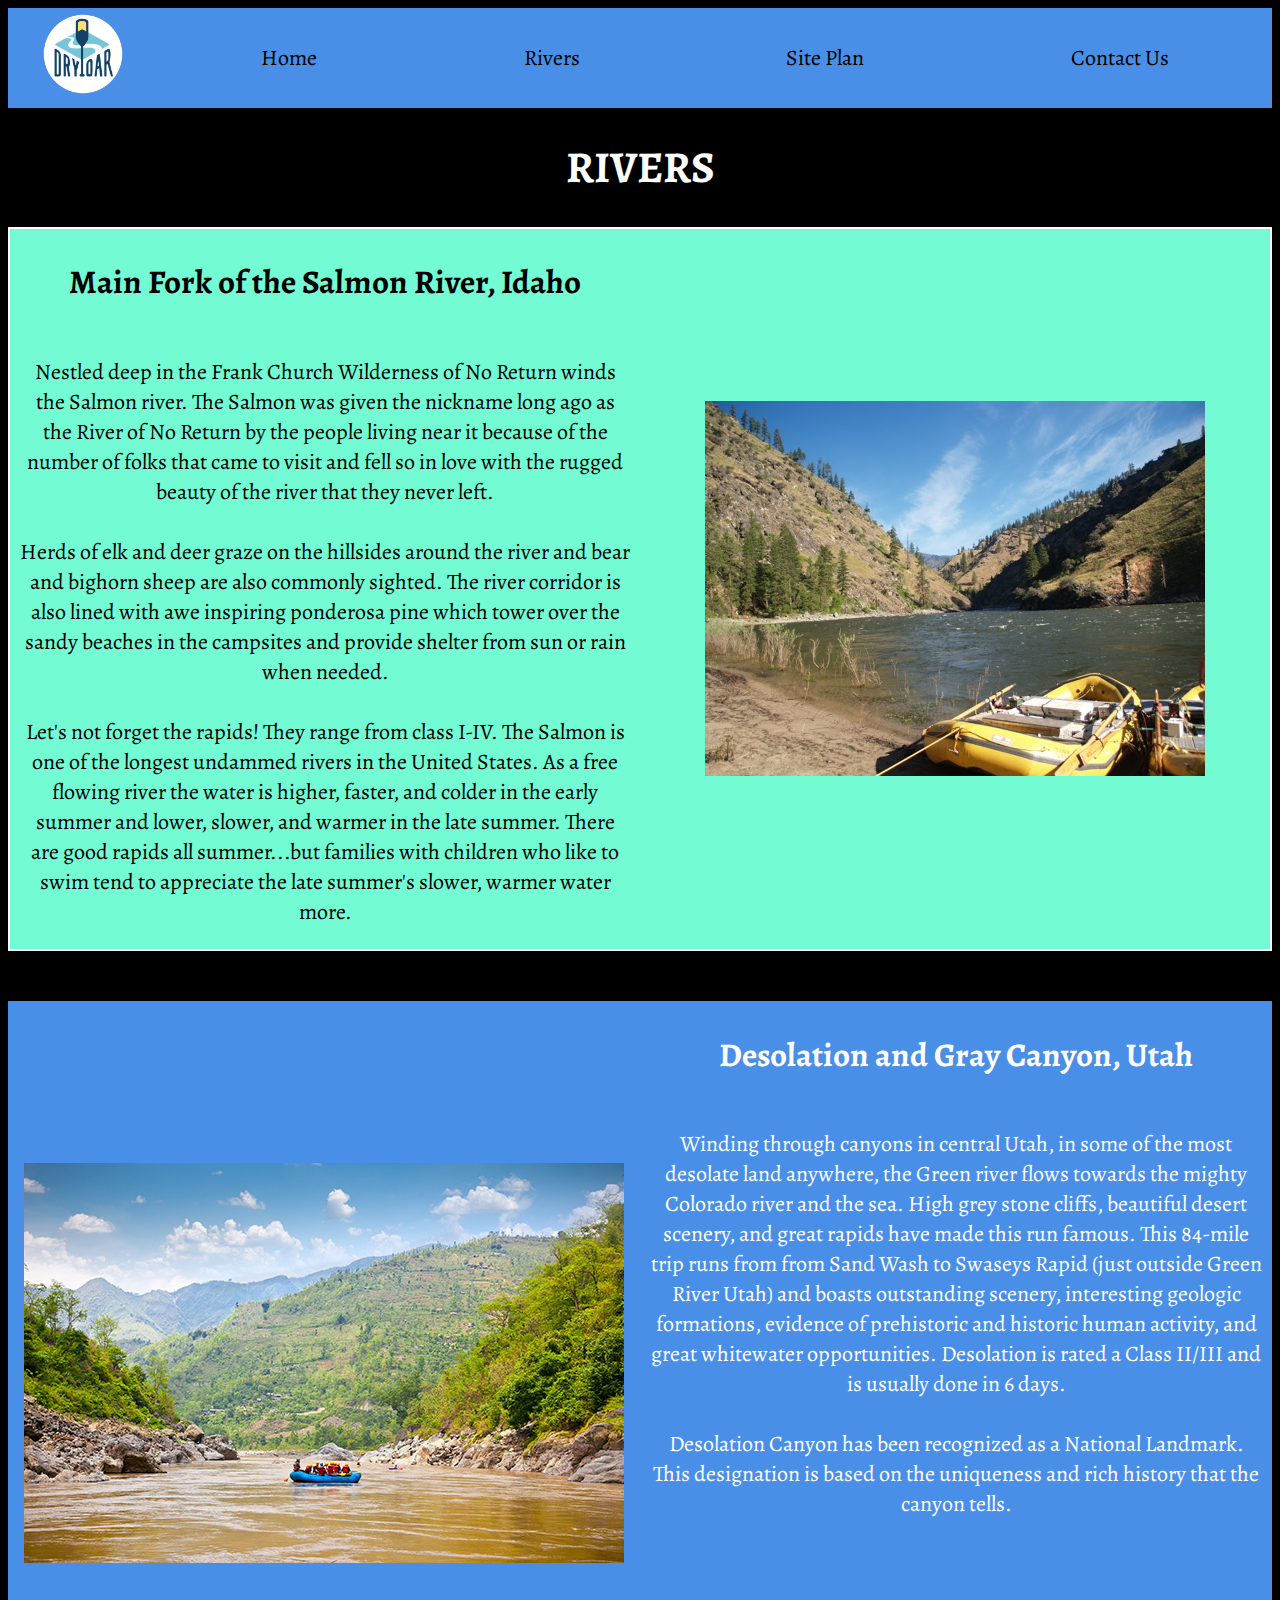
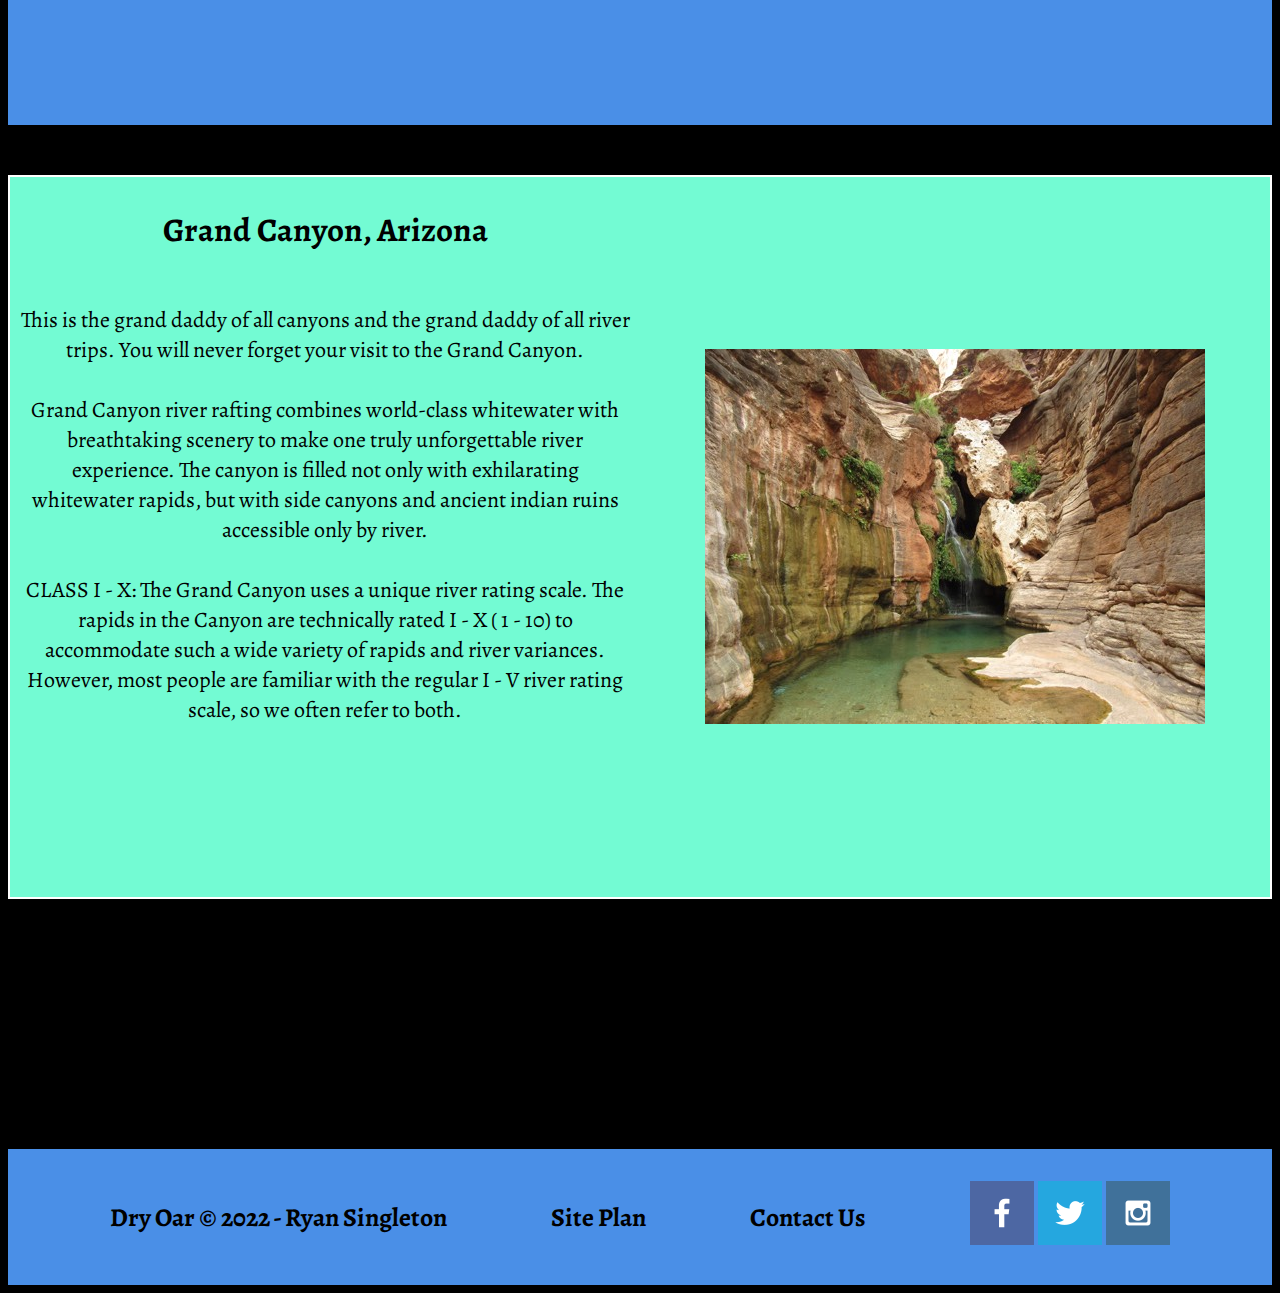
<file: wwr/rivers.html>
<!DOCTYPE html>
<html lang="en">
<head>
    <meta charset="UTF-8">
    <meta http-equiv="X-UA-Compatible" content="IE=edge">
    <meta name="viewport" content="width=device-width, initial-scale=1.0">
    <link rel="stylesheet" href="styles/style.css">
    <title>Whitewater Rafting Vacations | Dry Oar Boating | Home</title>
    <style>@import url('https://fonts.googleapis.com/css2?family=Alegreya&family=Questrial&display=swap');</style>
</head>
<body>
    <div id="content">
        <header>
            <a id="logo_link" href="index.html">
                <img class="logo" src="images/logo.png" alt="Dry Oar Logo">
            </a>
            <nav>
                <a href="index.html">Home</a>
                <a href="rivers.html">Rivers</a>
                <a href="site-plan-rafting.html">Site Plan</a>
                <a href="contactus.html">Contact Us</a>
            </nav>
        </header>
        <h1 id="main-rivers-heading" style="color: white;">RIVERS</h1>


        <main class="rivers-grid">
            <section id="salmon-river">
                <div id="salmon-river-text">
                    <h2>Main Fork of the Salmon River, Idaho</h2>
                    <p>
                        Nestled deep in the Frank Church Wilderness of No Return winds the Salmon river. The Salmon was given the nickname long ago as the River of No Return by the people living near it because of the number of folks that came to visit and fell so in love with the rugged beauty of the river that they never left.<br>
                        <br>
                        Herds of elk and deer graze on the hillsides around the river and bear and bighorn sheep are also commonly sighted. The river corridor is also lined with awe inspiring ponderosa pine which tower over the sandy beaches in the campsites and provide shelter from sun or rain when needed.<br>
                        <br>
                        Let's not forget the rapids! They range from class I-IV. The Salmon is one of the longest undammed rivers in the United States. As a free flowing river the water is higher, faster, and colder in the early summer and lower, slower, and warmer in the late summer. There are good rapids all summer...but families with children who like to swim tend to appreciate the late summer's slower, warmer water more.<br>
                    </p>
                </div>
                <div id="salmon-river-img">
                    <img src="images/salmon-boat-beach.jpeg" alt="rafts on the shore by a mountain" >
                </div>

            </section>
            <section id="desolation-canyon" >
                <div id="desolation-canyon-img">
                    <img src="images/rafting43_600.jpeg" alt="people white water rafting by mountain" >
                </div>
                <div id="desolation-canyon-text">
                    <h2>Desolation and Gray Canyon, Utah</h2>
                    <p>
                        Winding through canyons in central Utah, in some of the most desolate land anywhere, the Green river flows towards the mighty Colorado river and the sea. High grey stone cliffs, beautiful desert scenery, and great rapids have made this run famous. This 84-mile trip runs from from Sand Wash to Swaseys Rapid (just outside Green River Utah) and boasts outstanding scenery, interesting geologic formations, evidence of prehistoric and historic human activity, and great whitewater opportunities.
                        Desolation is rated a Class II/III and is usually done in 6 days.<br>
                        <br>
                        Desolation Canyon has been recognized as a National Landmark.  This designation is based on the uniqueness and rich history that the canyon tells.<br>
                    </p>
                </div>
                
            </section>
            <section id="grand-canyon" >
                <div id="grand-canyon-text">
                    <h2>Grand Canyon, Arizona</h2>
                    <p>
                        This is the grand daddy of all canyons and the grand daddy of all river trips. You will never forget your visit to the Grand Canyon.<br>
                        <br>
                        Grand Canyon river rafting combines world-class whitewater with breathtaking scenery to make one truly unforgettable river experience. The canyon is filled not only with exhilarating whitewater rapids, but with side canyons and ancient indian ruins accessible only by river.<br>
                        <br>
                        CLASS I - X: The Grand Canyon uses a unique river rating scale. The rapids in the Canyon are technically rated I - X ( 1 - 10) to accommodate such a wide variety of rapids and river variances. However, most people are familiar with the regular I - V river rating scale, so we often refer to both.
                    </p>
                </div>
                <div id="grand-canyon-img">
                    <img src="images/elves-chasm-landscape.jpeg" alt="elves chasm landscape">
                </div>
            </section>
        </main>
        <footer>
            <h3>Dry Oar &copy; 2022 - Ryan Singleton</h3>
            <h3><a href="site-plan-rafting.html">Site Plan</a></h3>
            <h3><a href="contactus.html">Contact Us</a></h3>
            <div class="social">
                <a href="https://facebook.com" target="_blank">
                    <img src="images/facebook.png" alt="fb icon">
                </a>
                <a href="https://twitter.com" target="_blank">
                    <img src="images/twitter.png" alt="twitter icon">
                </a>
                <a href="https://instagram.com" target="_blank">
                    <img src="images/instagram.png" alt="instagram icon">
                </a>
            </div>
        </footer>
    </div>  
</body>
</html>
</file>
<file: ryan_singleton_portfolio/styles/style.css>
/* ------------ HEADER -----------*/
header {
    display: grid;
    grid-template-columns: 150px auto;
    background-color: #226CE0;

}

nav {
    display: flex;
    justify-content: end;
    
}

nav a:hover {
    color:#73FBD3;
    transform: scale(1.5);
}

nav a {
    text-align: center;
    color:black;
    text-decoration: none;
    padding: 35px;
    color: white;
    font-family: 'Alegreya', serif;
    font-size: 1.5rem;
}

.logo {
    width: 80px;
    border-radius: 15px;
}

#logo_link {
    padding: 5px;
    padding-top: 5px;
    justify-self: center;
    align-self: center;
}

/* ------------------------------ BODY -----------------------------------*/

h1, h2, h3, h4 {
    font-family: 'Questrial', sans-serif;
}

p, li {
    font-family: 'Alegreya', serif;
}

li {
    line-height: 150%;
}

.main-section {
    display: grid;
    grid-template-columns: repeat(8, 1fr);
    grid-template-rows: repeat(3, 1fr);
}
/* ------------ 1st Section -----------*/

.first-section {
    background-color: #1B1725;
    color: white;
    margin-top: 30px;
    grid-column: 1/9;
    display: grid;
    grid-template-columns: repeat(12, 1fr);
    grid-template-rows: repeat(16, 1fr);
    height: 100vh;
    align-content: center;
    justify-content: center;
}

#portfolio-section-one {
    height: 75vh;
    width: 100%;
    background-color: #1B1725;
    color: white;
    margin-top: 30px;
    display: flex;
    align-items: center;
    align-content:center;
    justify-content:space-around;
    justify-items: center;
    font-size: 1.2rem;
    font-family: 'Alegreya', serif;
}

#summary {
    width: 100%;
    text-align: center;
    background-color: #A499B3;
    margin: 0 auto;
    color: white;
    padding-bottom: 20px;
    padding-top: 10px;
}

#summary-p {
    width: 65%;
    text-align: center;
    margin: 0 auto;
    line-height: 150%;
}

#portfolio-section-one p {
    max-width: 40%;
}

#portfolio-section-one a  {
    height: 90%;
    padding: 10px;
    display: flex;
    align-items: center;
}

#todo-app {
    padding: 10px;
    border-radius: 20px;
    height: 60%;
}

#portfolio-section-one video:hover {
    transform: scale(1.1);
}

#portfolio-section-two video:hover {
    transform: scale(1.1);
}

#portfolio-section-three video:hover {
    transform: scale(1.1);
}


h1 {
    grid-column: 1/7;
    grid-row: 2/4;
    text-align: center;
    font-size: 5rem;
    font-family: 'Questrial', sans-serif;
}

h3 {
    grid-column: 1/7;
    grid-row: 5/8;
    text-align: center;
    font-size: 2rem;
    font-family: 'Questrial', sans-serif;
}

.first-section p {
    grid-column: 2/6;
    grid-row: 8/14;
    text-align: center;
    max-width: 100%;
    height: 100%;
    font-size: 1.2rem;
    font-family: 'Alegreya', serif;
}


.portrait-and-box-container {
    grid-column: 7/12;
    grid-row: 3/15;
    display: grid;
    max-width: 100%;
    grid-template-rows: repeat(6, 1fr);
    grid-template-columns: repeat(6, 1fr)
    
    
}

#portrait-container {
    grid-row: 1/5;
    grid-column: 1/5;
    max-width: 100%;
    z-index: 2;
}

#portrait {
    max-width: 100%;
    object-fit: cover;
    z-index: 2;
    border-radius: 20px;
}

.empty-box {
    border: 2px solid white;
    max-width: 100%;
    grid-column: 2/6;
    grid-row: 3/7;
    z-index: 1;
    border-radius: 20px;
}

/* ------------ 2nd Section -----------*/

#portfolio-section-two {
    height: 75vh;
    width: 100%;
    background-color: #A499B3;
    color: black;
    margin-top: 30px;
    display: flex;
    align-items: center;
    align-content:space-around;
    justify-content:space-around;
    justify-items: center;
    font-size: 1.2rem;
    font-family: 'Alegreya', serif;
}

#portfolio-section-two p {
    max-width: 40%;
}

#portfolio-section-two video {
    padding: 10px;
    height: 60%;
    border-radius: 20px;
}

#portfolio-section-two a  {
    height: 90%;
    padding: 10px;
    display: flex;
    align-items: center;
}

#Mama-Lyss {
    padding: 10px;
    border-radius: 20px;
    height: 60%;
}



.second-section {
    background-color: #A499B3;
    color: white;
    margin-top: 30px;
    grid-column: 1/9;
    display: grid;
    grid-template-columns: repeat(12, 1fr);
    grid-template-rows: repeat(14, 1fr);
    height: 75vh;
    align-content: center;
    justify-content: center;
    
}

#family-photo-img-container {
    grid-row: 2/5;
    grid-column: 2/7;
    max-width: 100%;
}

#family-photo-img-container img {
    max-width: 100%;
    border-radius: 50px;

}

#text-box {
    grid-row: 5/9;
    grid-column: 9/12;
    max-width: 100%;
    
}

#text-box p {
line-height: 2.1rem;
}

#top-line {
    height: 0px;
    grid-row-start: 2;
    grid-column: 9/12;
    max-width: 100%;
    border: 2px solid white;
}

#bottom-line {
    height: 0px;
    grid-row-start: 14;
    grid-column: 9/12;
    max-width: 100%;
    border: 2px solid white;
}



/* ------------ 3rd Section -----------*/

#portfolio-section-three {
    height: 75vh;
    width: 100%;
    background-color: #1B1725;
    color: white;
    margin-top: 30px;
    display: flex;
    align-items: center;
    align-content:space-around;
    justify-content:space-around;
    justify-items: center;
    font-size: 1.2rem;
    font-family: 'Alegreya', serif;
}

#portfolio-section-three p {
    max-width: 40%;
}

#portfolio-section-three video {
    padding: 10px;
    height: 60%;
    border-radius: 20px;
}

#portfolio-section-three a  {
    height: 90%;
    padding: 10px;
    display: flex;
    align-items: center;
}

#tea-cozy {
    padding: 10px;
    border-radius: 20px;
    height: 60%;
}



.technologies-section {
    background-color: black;
    color: white;
    grid-column: 1/9;
    display: grid;
    grid-template-columns: repeat(12, 1fr);
    grid-template-rows: repeat(3, 1fr);
    height: 60%;
    align-content: center;
    justify-content: center;
    margin-top: 30px;
    margin-bottom: 0px;
}

#technologies {
    text-align: center;
    grid-column: 5/9;
    font-size: 5rem;
}

#icon-container {
    grid-row: 2/4;
    grid-column: 1/13;
    text-align: center;
    
}

#icon-container img {
   margin: 1% 4% 1% 4%;
   z-index: 4;
   height:100px;
   
}

#github {
    border-radius: 20px;
}

#icon-container img:hover {
    transform: scale(1.5);
}




/* ------------ FOOTER -----------*/
footer {
    background-color: #4A8FE7;
    padding: 50px;
    margin-top: 20px;
    display: flex;
    justify-content: space-around;
    align-items: center;
    
}

footer h3 {
    color: black;
}

footer a {
    color: black;
    text-decoration: none;
}

footer a:hover {
    color: black;
    
}

footer h3 a:hover {
    text-decoration: underline;
}

footer img {
    padding: 10px;
    max-height: 70px;
}

/* #angel-img {
    border-radius: 10px;
} */

footer img:hover {
    transform: scale(1.5);
}


#education {
    text-align: center;
    height: 60vh;
    width: 100%;
    background-color: #1B1725;
    color: white;
    margin-top: 30px;
    padding-top: 7%;
    font-family: 'Alegreya', serif;
}

#experience {
    text-align: center;
    height: 65vh;
    width: 100%;
    background-color: #226CE0;
    color: white;
    margin-top: 30px;
    padding-top: 5%;
    font-family: 'Alegreya', serif;
}

#skills {
    text-align: center;
    height: 40vh;
    width: 100%;
    background-color: white;
    color: black;
    margin-top: 30px;
    /* padding-top: 2%; */
    font-family: 'Alegreya', serif;
}

#skills li {
    font-size: 1.5rem;
    line-height: 150%;
}

.collapsible {
    background-color: #226CE0;
    color: white;
    cursor: pointer;
    padding: 18px;
    width: 50%;
    border: none;
    text-align: center;
    outline: none;
    font-size: 1.7rem;
    border: 1px solid black;
    
    
  }
  
.active, .collapsible:hover {
    background-color: #A499B3;

}
  
.content {
    /* padding: 0 18px; */
    max-height: 0;
    width: 50%;
    overflow: hidden;
    transition: max-height 0.2s ease-out;
    text-align: center;
    margin-left: 25%;
    background-color: #f1f1f1;
    color: black;
    
}

.content ul {
    text-align: center;
    list-style-position: inside;
    }

.collapsible-container:nth-child(2) {
    text-align: center;
}

.collapsible-container:nth-child(3) {
    text-align: center;
}

#experience .collapsible:nth-child(1) {
    background-color: #A499B3;
}

#experience .collapsible:nth-child(1):hover {
    background-color: black;
}

#education h2 {
    font-size: 3rem;
}

#experience h2 {
    font-size: 3rem;
}

#skills h2 {
    font-size: 3rem;
}

#skills ul {
    text-align: center;
    list-style-position: inside;
}
</file>
<file: wwr/styles/style.css>
#content {
    max-width: 1600px;
    margin: 0 auto;
    text-align: center;
    font-size: 22px;
}

header {
    display: grid;
    grid-template-columns: 150px auto;
    background-color: #4A8FE7;

}

nav {
    display: flex;
    justify-content: space-around;
}

nav a:hover {
    color:#73FBD3;
}

nav a {
    text-align: center;
    color:black;
    text-decoration: none;
    padding: 35px;
}

.logo {
    width: 80px;
}

#logo_link {
    padding: 5px;
    padding-top: 5px;
    justify-self: center;
    align-self: center;
}

.icon {
    width: 80px;
    padding-top: 10px;
}

#hero {
    display: grid;
    grid-template-columns: 1fr 3fr 1fr;
    margin-top: -100px;
}

#hero-img {
    width: 100%;
}


#hero-box {
    grid-column: 1/4;
    grid-row: 1/3;
    z-index: -1;
}

#hero-msg {
    grid-column: 2/3;
    grid-row: 1/2;
    margin-top: 100px;
}

.button-box {
    text-align: center;
}

.home-grid {
    display: grid;
    grid-template-columns: repeat(10, 1fr);
}

.card-img:hover {
    opacity: .6;
    transform: scale(1.1);
}

.card-img {
    border: 10px solid #73FBD3;
    transition: transform .5s;
    box-shadow: 5px 5px 10px #6f7364;
}

.card-img, .mountains {
    width: 100%;
}

.rivers-card {
    grid-column: 5/7;
    grid-row: 2/3;
}

.rapids-card {
    grid-column: 8/10;
    grid-row: 2/3;
}

.camping-card {
    grid-column: 2/4;
    grid-row: 2/3;
}

#background {
    grid-column: 1/11;
    grid-row: 4/9;
    
}

.mountains {
    width: 100%;
    grid-column: 2/7;
    grid-row: 5/8;
    box-shadow: 5px 5px 10px #6f7364;

}

.msg {
    grid-column: 6/10;
    grid-row: 6/7;
    background-color: #73FBD3;
    line-height: 1.5em;
    padding: 35px;
    box-shadow: 5px 5px 10px #6f7364;

}

.home-grid section {
    text-align: center;
}

.home-grid img {
    box-sizing: border-box;
}

#background {
    height: 725px;
    background-color: #4A8FE7;
}

body {
    background-color: black;
    font-family: 'Alegreya','Questrial', 'sans-serif';
    
}

.home-title {
    color:white;
    font-size: 2em;
    margin-top: 10px;
}

.book {
    background-color: #73FBD3;
    color: #4A8FE7;
    text-decoration: none;
    font-size: 18px;
    padding: 15px 30px;
    margin-top: 50px;
    border-radius: 5px;
}

.join {
    background-color: #4A8FE7;
    color: #73FBD3;
    text-decoration: none;
    font-size: 18px;
    padding: 15px 30px;
    margin-top: 50px;
    border-radius: 5px;
}


.book:hover {
    background-color: #4A8FE7;
    color: #73FBD3;
}

.join:hover {
background-color: white;
color: #4A8FE7;
}

.rivers-card, .camping-card, .rapids-card {
    margin: 200px 0;
}




.msg p {
    font-size: .8em;
    padding-bottom: 15px;
}

footer {
    background-color: #4A8FE7;
    padding: 25px 50px;
    margin-top: 200px;
    display: flex;
    justify-content: space-around;
    align-items: center;
    
}

h2 {
margin: 0;
}

h4 {
    color: white;
}

.msg h2 {
    color:black;
}

.msg p {
    color: black;
}

footer h3 {
    color: black;
}

footer a {
    color: black;
    text-decoration: none;
}

footer a:hover {
    color: black;
}

footer h3 a:hover {
    text-decoration: underline;
}
/* ------------------Page 2: Rivers -----------*/

.rivers-grid {
    display: grid;
    grid-template-columns: 1fr 1fr; 
    grid-template-rows: 1fr 1fr 1fr;
}

#salmon-river, #grand-canyon {
    background-color: #73FBD3;
    grid-column: 1/3;
    display: grid;
    grid-template-columns: 1fr 1fr;
    border: 2px solid white;
    color: black;
    margin-bottom: 50px;
    
}

#desolation-canyon {
    background-color: #4A8FE7;
    grid-column: 1/3;
    display: grid;
    grid-template-columns: 1fr 1fr;
    margin-bottom: 50px;
    color: white;
}

#salmon-river-img {
    grid-column: 2/3;

    justify-content: center;
    display: flex;
    align-items: center;
}

#salmon-river-text {
    grid-column: 1/2;

    justify-content: center;
    align-items: center;
    margin-left: 10px;
    margin-right: 10px;
}

#desolation-canyon-img {
    grid-column: 1/2;
    justify-content: center;
    display: flex;
    align-items: center;
}

#desolation-canyon-text {
    grid-column: 2/3;
    margin-left: 10px;
    margin-right: 10px;
}   

#grand-canyon-img {
    grid-column: 2/3;
    justify-content: center;
    display: flex;
    align-items: center;
}

#grand-canyon-text {
    grid-column: 1/2;
    text-align: center;
    vertical-align: center;
    margin-left: 10px;
    margin-right: 10px;
}

#grand-canyon-text p, #grand-canyon-text h2,
#desolation-canyon-text h2,#desolation-canyon-text p,
#salmon-river-text h2, #salmon-river-text p  {
padding-top: 5%;
text-align: center;
}

@media screen and (max-width: 900px) {
    #hero, .home-grid {
        display: block;
        height: auto;
    }
    nav, footer {
        flex-direction: column;
    }
    nav a {
        display: block;
        padding: 15px;
    }
    #hero {
        margin-top: 0;
    }
    #hero-msg {
        margin-top: 0;
    }
    #hero-msg h4 {
        display: none;
    }
    .home-title {
        font-size: 25px;
        color: #6f7364;
    }
    .rivers-card, .camping-card, .rapids-card { 
        margin: 50px auto;
        width: 60%;
    }
    #background {
        display: none;
    }
    .mountains, .msg {
        width: 80%;
        display: block;
        margin: 0 auto;
    }
    footer {
        margin-top: 25px;
    }
}
</file>
